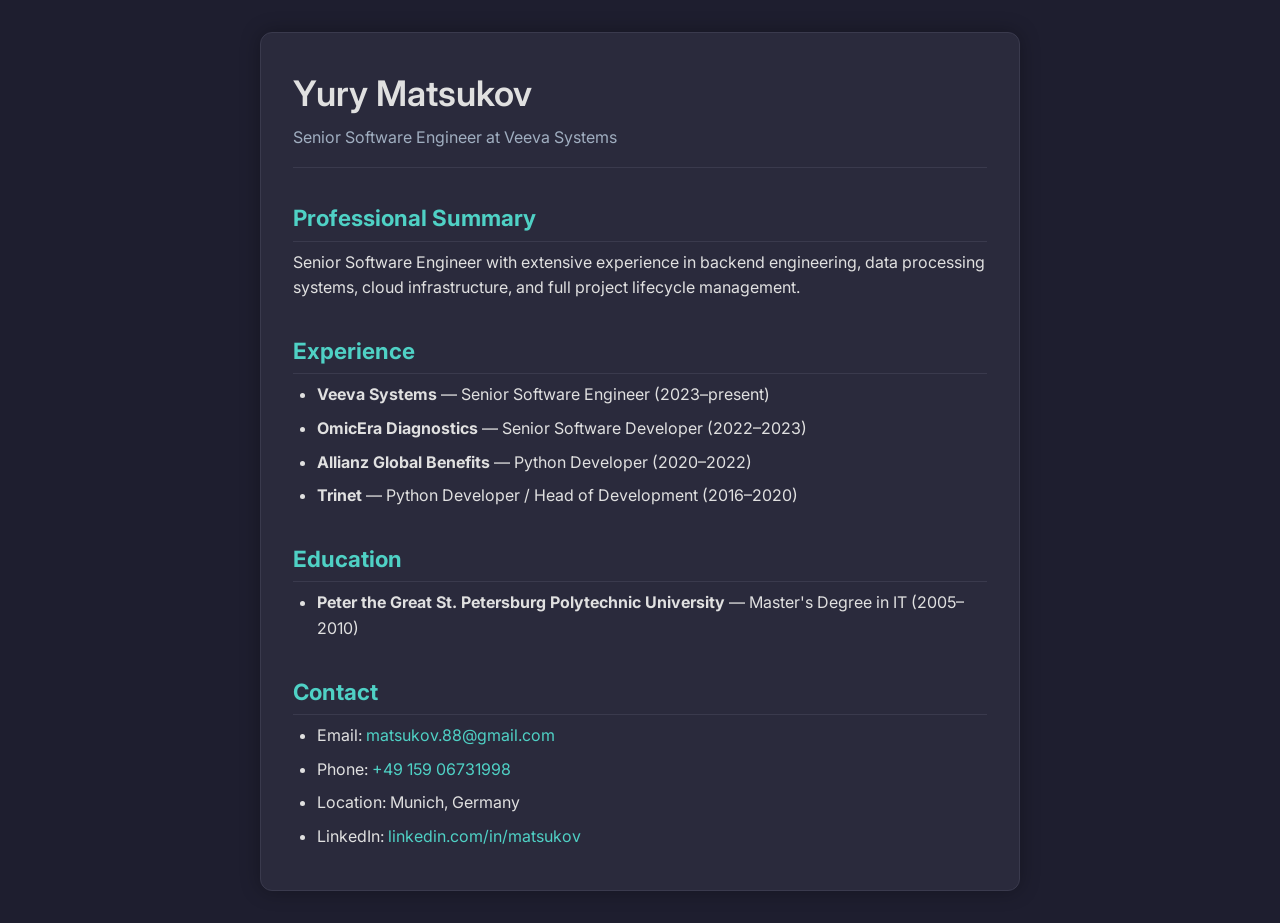
<file: index.html>
<!DOCTYPE html>
<html lang="en">
<head>
  <meta charset="UTF-8" />
  <meta name="viewport" content="width=device-width, initial-scale=1.0"/>
  <title>Yury Matsukov</title>
  <link href="styles.css" rel="stylesheet"/>
</head>
<body>
  <div class="container">
    <header>
      <h1>Yury Matsukov</h1>
      <p class="subtitle">Senior Software Engineer at Veeva Systems</p>
    </header>

    <section>
      <h2>Professional Summary</h2>
      <p>Senior Software Engineer with extensive experience in backend engineering, data processing systems, cloud infrastructure, and full project lifecycle management.</p>
    </section>

    <section>
      <h2>Experience</h2>
      <ul>
        <li><strong>Veeva Systems</strong> — Senior Software Engineer (2023–present)</li>
        <li><strong>OmicEra Diagnostics</strong> — Senior Software Developer (2022–2023)</li>
        <li><strong>Allianz Global Benefits</strong> — Python Developer (2020–2022)</li>
        <li><strong>Trinet</strong> — Python Developer / Head of Development (2016–2020)</li>
      </ul>
    </section>

    <section>
      <h2>Education</h2>
      <ul>
        <li><strong>Peter the Great St. Petersburg Polytechnic University</strong> — Master's Degree in IT (2005–2010)</li>
      </ul>
    </section>

    <section>
      <h2>Contact</h2>
      <ul>
        <li>Email: <a href="mailto:matsukov.88@gmail.com">matsukov.88@gmail.com</a></li>
        <li>Phone: <a href="tel:+4915906731998">+49 159 06731998</a></li>
        <li>Location: Munich, Germany</li>
        <li>LinkedIn: <a href="https://www.linkedin.com/in/matsukov/" target="_blank">linkedin.com/in/matsukov</a></li>
      </ul>
    </section>
  </div>
</body>
</html>
</file>
<file: styles.css>
@import url('https://fonts.googleapis.com/css2?family=Inter:wght@400;600&display=swap');

:root {
  --bg-color: #1e1e2f;
  --text-color: #e0e0e0;
  --accent-color: #4fd1c5;
  --subtle-color: #a0aec0;
  --card-bg: #2a2a3c;
  --border-color: #3a3a4d;
}

* {
  box-sizing: border-box;
  margin: 0;
  padding: 0;
}

body {
  font-family: 'Inter', sans-serif;
  background-color: var(--bg-color);
  color: var(--text-color);
  line-height: 1.6;
  padding: 2rem;
}

.container {
  max-width: 760px;
  margin: auto;
  background: var(--card-bg);
  padding: 2rem;
  border-radius: 12px;
  box-shadow: 0 0 20px rgba(0, 0, 0, 0.3);
  border: 1px solid var(--border-color);
}

header {
  margin-bottom: 2rem;
  border-bottom: 1px solid var(--border-color);
  padding-bottom: 1rem;
}

h1 {
  font-size: 2.2rem;
  font-weight: 600;
  margin-bottom: 0.25rem;
}

.subtitle {
  font-size: 1rem;
  color: var(--subtle-color);
}

h2 {
  font-size: 1.4rem;
  margin-top: 2rem;
  margin-bottom: 0.5rem;
  color: var(--accent-color);
  border-bottom: 1px solid var(--border-color);
  padding-bottom: 0.3rem;
}

section ul {
  list-style-type: disc;
  margin-left: 1.5rem;
  margin-top: 0.5rem;
}

section p,
section ul li {
  margin-bottom: 0.5rem;
}

a {
  color: var(--accent-color);
  text-decoration: none;
}

a:hover {
  text-decoration: underline;
}
</file>
